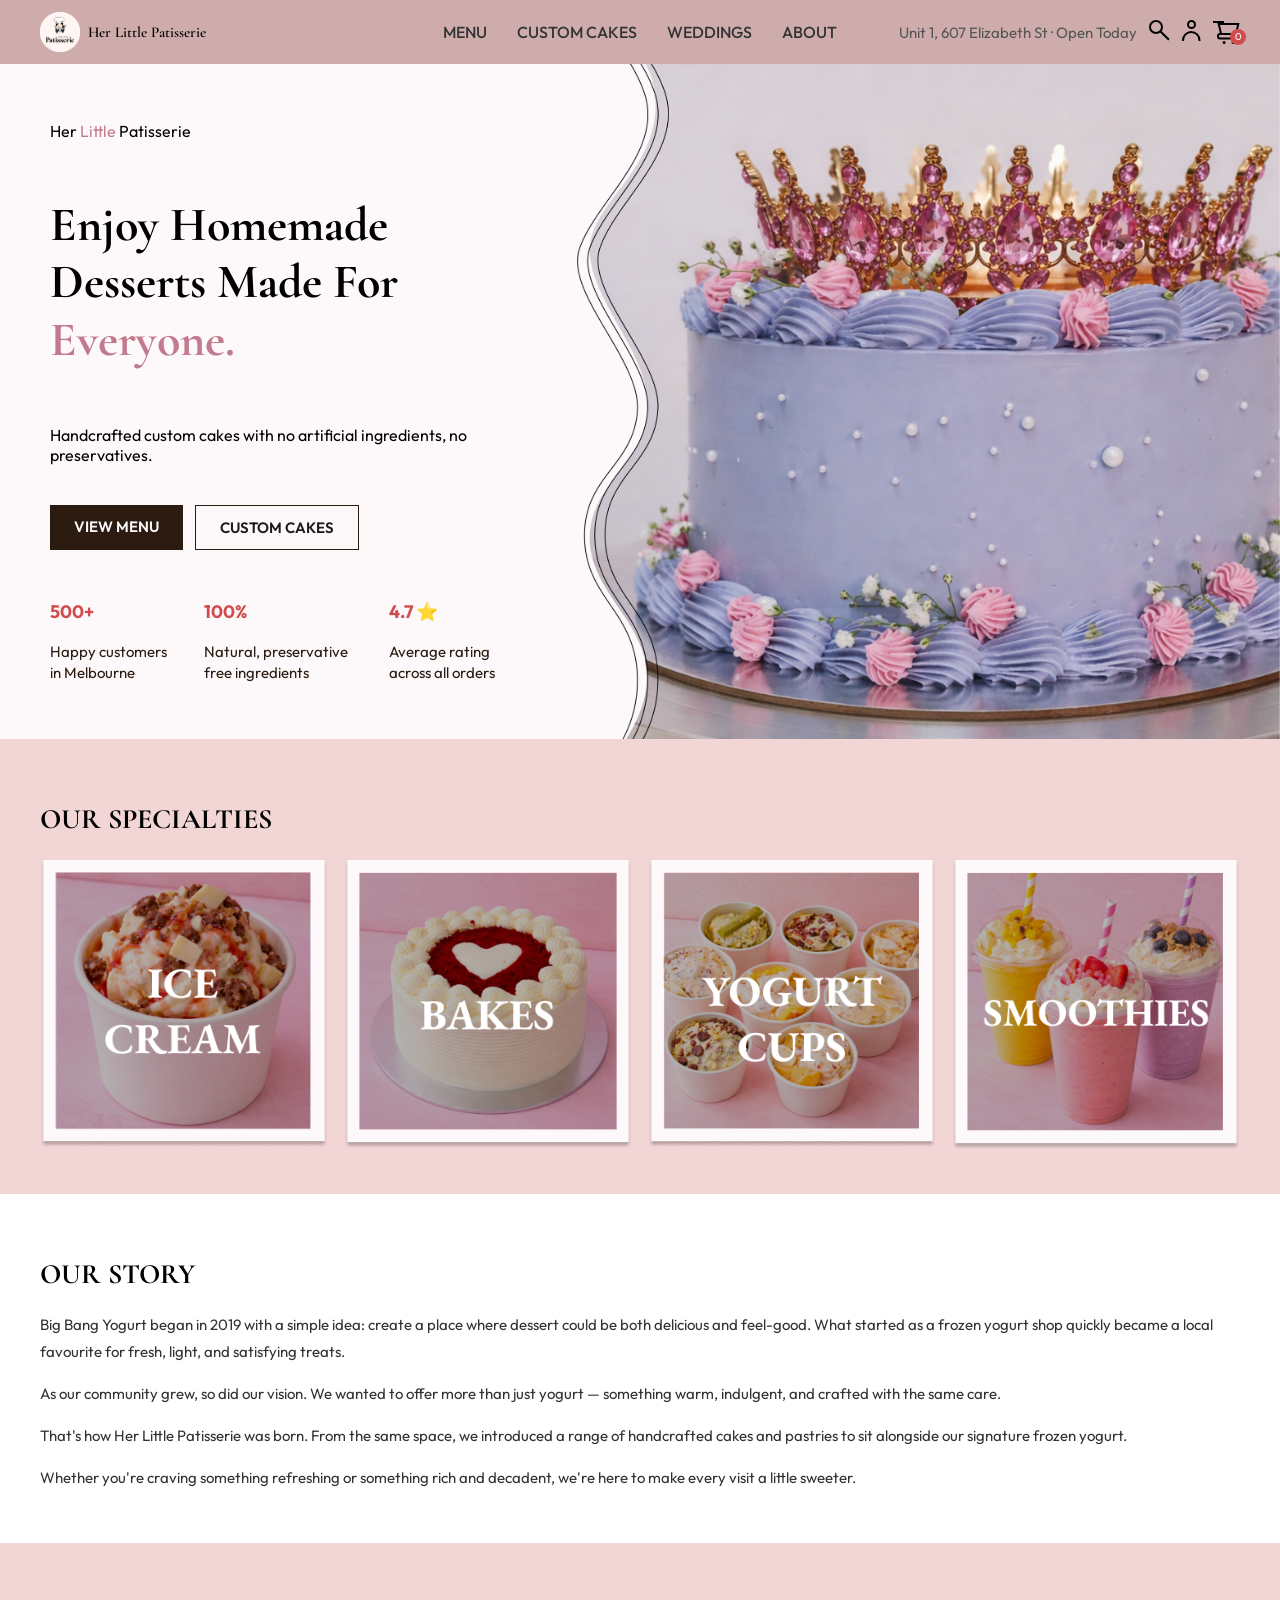
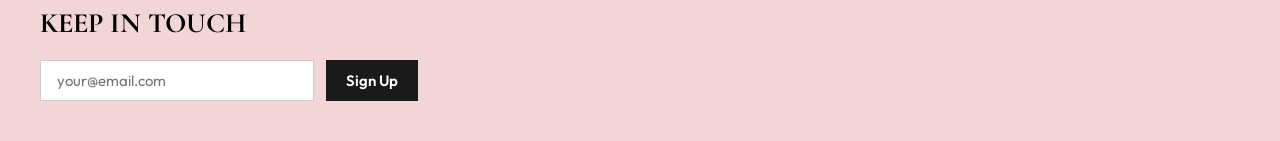
<file: index.html>
<!DOCTYPE html>
<html lang="en">
<head>
    <meta charset="UTF-8">
    <meta name="viewport" content="width=device-width, initial-scale=1.0">
    <title>Her Little Patisserie</title>
    <link href="https://fonts.googleapis.com/css2?family=Cormorant+Garamond:wght@400;600;700;800&family=Outfit:wght@400;500;600;700&display=swap" rel="stylesheet">
    <link rel="stylesheet" href="styles/shared.css">
    <link rel="stylesheet" href="styles/index.css">
</head>
<body>

    <header>
        <button type="button" class="menu-toggle" aria-label="Open menu">☰</button>
        <a href="index.html" class="logo"><img src="assets/Logo.png" alt="Her Little Patisserie"> Her Little Patisserie</a>
        <nav aria-label="Main navigation">
            <a href="product_list.html">MENU</a>
            <a href="#">CUSTOM CAKES</a>
            <a href="#">WEDDINGS</a>
            <a href="#">ABOUT</a>
        </nav>
        <div class="header-right">
            Unit 1, 607 Elizabeth St · Open Today 
            <a href="results.html" aria-label="Search">
                <svg width="21" height="21" viewBox="0 0 21 21" fill="none" xmlns="http://www.w3.org/2000/svg">
                <path d="M11.5001 11.5L19.9321 19.6864" stroke="black" stroke-width="2"/>
                <circle cx="7" cy="7" r="6" stroke="black" stroke-width="2"/>
                </svg>
            </a>
            <a href="#" aria-label="Account">
                <svg width="19" height="21" viewBox="0 0 19 21" fill="none" xmlns="http://www.w3.org/2000/svg">
                <circle cx="9.5" cy="4.5" r="3.5" stroke="black" stroke-width="2"/>
                <path d="M1 21V20.25C1 15.6937 4.69365 12 9.25 12C13.8063 12 17.5 15.6937 17.5 20.25V21" stroke="black" stroke-width="2"/>
                </svg>
            </a>
            <a href="cart.html" class="cart-icon-wrapper" aria-label="View cart">
                <svg width="27" height="23" viewBox="0 0 27 23" fill="none" xmlns="http://www.w3.org/2000/svg">
                <path d="M25.3326 3L22.9196 13.0996H8.11389L5.70081 3H25.3326Z" stroke="black" stroke-width="2"/>
                <line y1="1" x2="11.0834" y2="1" stroke="black" stroke-width="2"/>
                <path d="M8.31243 13H6.98743C5.88286 13 4.98743 13.8954 4.98743 15V15.4C4.98743 16.5046 5.88286 17.4 6.98743 17.4L24.9375 17.4" stroke="black" stroke-width="2"/>
                <circle cx="11.1" cy="21.5" r="1.5" fill="black"/>
                <circle cx="20.1" cy="21.5" r="1.5" fill="black"/>
                </svg>
                <span class="cart-badge" id="cart-badge">0</span>
            </a>
        </div>
    </header>

    <main>

        <section class="hero">

            <div class="hero-text">
                <img src="assets/Logo.png" alt="Her Little Patisserie" class="hero-mobile-logo">
                <p class="hero-label">Her <span class="highlight">Little</span> Patisserie</p>
                <h1>Enjoy Homemade Desserts Made For <span class="highlight-garamond">Everyone.</span></h1>
                <p class="hero-sub">Handcrafted custom cakes with no artificial ingredients, no preservatives.</p>

                <div class="hero-buttons">
                    <a href="product_list.html">VIEW MENU</a>
                    <a href="#">CUSTOM CAKES</a>
                </div>

                <div class="stats desktop-stats">
                    <div class="stat">
                        <p class="stat-number">500+</p>
                        <p class="stat-text">Happy customers in Melbourne</p>
                    </div>
                    <div class="stat">
                        <p class="stat-number">100%</p>
                        <p class="stat-text">Natural, preservative free ingredients</p>
                    </div>
                    <div class="stat">
                        <p class="stat-number">4.7 ⭐</p>
                        <p class="stat-text">Average rating across all orders</p>
                    </div>
                </div>

            </div>

            <div class="hero-image">
                <picture>
                    <source media="(max-width: 390px)" srcset="assets/mobile_cake.png">
                    <img src="assets/cakeswirl.png" alt="Signature cake">
                </picture>
            </div>

        </section>

        <section class="stats-section">
            <p class="stats-label">What Others Say</p>
            <div class="stats">
                <div class="stat">
                    <p class="stat-number">500+</p>
                    <p class="stat-text">Happy customers in Melbourne</p>
                </div>
                <div class="stat">
                    <p class="stat-number">100%</p>
                    <p class="stat-text">Natural, preservative free ingredients</p>
                </div>
                <div class="stat">
                    <p class="stat-number">4.7 ⭐</p>
                    <p class="stat-text">Average rating across all orders</p>
                </div>
            </div>
        </section>

        <section class="specialties">
            <h2>OUR SPECIALTIES</h2>
            <div class="specialties-grid">
                <div class="specialty-card">
                    <img src="assets/ice_cream.png" alt="Ice Cream">
                </div>
                <div class="specialty-card">
                    <img src="assets/bakes.png" alt="Bakes">
                </div>
                <div class="specialty-card">
                    <img src="assets/yoghurt_cups.png" alt="Yogurt Cups">
                </div>
                <div class="specialty-card">
                    <img src="assets/smoothies.png" alt="Smoothies">
                </div>
            </div>
        </section>

        <section class="story">
            <h2>OUR STORY</h2>
            <p>Big Bang Yogurt began in 2019 with a simple idea: create a place where dessert could be both delicious and feel-good. What started as a frozen yogurt shop quickly became a local favourite for fresh, light, and satisfying treats.</p>
            <p>As our community grew, so did our vision. We wanted to offer more than just yogurt — something warm, indulgent, and crafted with the same care.</p>
            <p>That's how Her Little Patisserie was born. From the same space, we introduced a range of handcrafted cakes and pastries to sit alongside our signature frozen yogurt.</p>
            <p>Whether you're craving something refreshing or something rich and decadent, we're here to make every visit a little sweeter.</p>
        </section>

        <section class="newsletter">
            <h2>KEEP IN TOUCH</h2>
            <form>
                <input type="email" placeholder="your@email.com">
                <button type="submit">Sign Up</button>
            </form>
        </section>

    </main>

    <!-- MOBILE NAV OVERLAY -->
    <div class="mobile-nav" id="mobile-nav">
        <button type="button" class="mobile-nav-close" id="mobile-nav-close">✕</button>
        <nav class="mobile-nav-links">
            <a href="index.html">HOME</a>
            <a href="product_list.html">MENU</a>
            <a href="#">CUSTOM CAKES</a>
            <a href="#">WEDDINGS</a>
            <a href="#">ABOUT</a>
        </nav>
    </div>

    <script src="js/shared.js"></script>
</body>
</html>
</file>
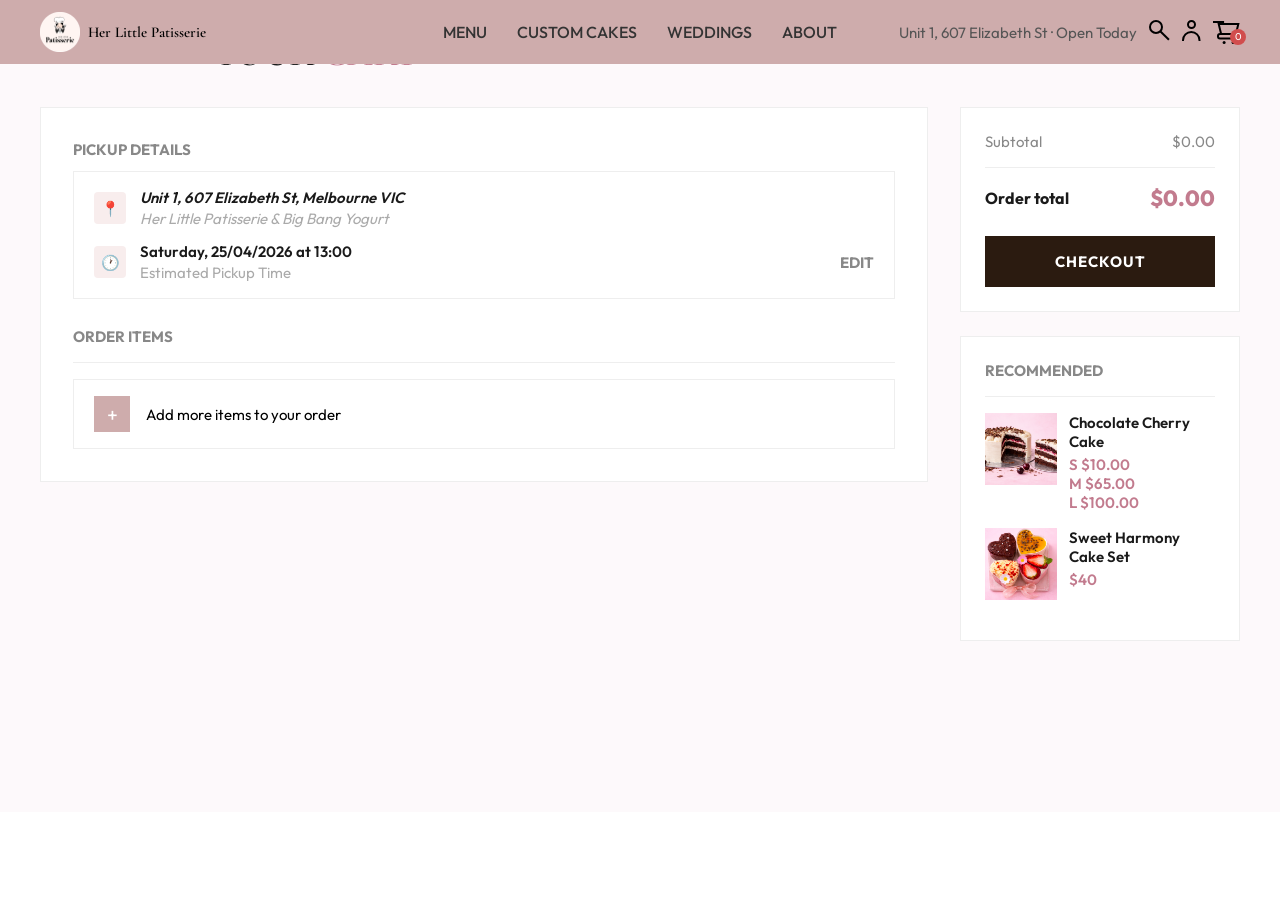
<file: cart.html>
<!DOCTYPE html>
<html lang="en">
<head>
    <meta charset="UTF-8">
    <meta name="viewport" content="width=device-width, initial-scale=1.0">
    <title>Your Cart — Her Little Patisserie</title>
    <link href="https://fonts.googleapis.com/css2?family=Cormorant+Garamond:wght@400;600;700;800&family=Outfit:wght@400;500;600;700&display=swap" rel="stylesheet">
    <link rel="stylesheet" href="styles/shared.css">
    <link rel="stylesheet" href="styles/cart.css">
</head>
<body class="page-cart">

    <header>
        <a href="product_list.html" class="back-btn" aria-label="Go back">←</a>
        <button type="button" class="menu-toggle" aria-label="Open menu">☰</button>
        <a href="index.html" class="logo"><img src="assets/Logo.png" alt="Her Little Patisserie"> Her Little Patisserie</a>
        <nav aria-label="Main navigation">
            <a href="product_list.html">MENU</a>
            <a href="#">CUSTOM CAKES</a>
            <a href="#">WEDDINGS</a>
            <a href="#">ABOUT</a>
        </nav>
        <div class="header-right">
            Unit 1, 607 Elizabeth St · Open Today
            <a href="results.html" aria-label="Search">
                <svg width="21" height="21" viewBox="0 0 21 21" fill="none" xmlns="http://www.w3.org/2000/svg">
                <path d="M11.5001 11.5L19.9321 19.6864" stroke="black" stroke-width="2"/>
                <circle cx="7" cy="7" r="6" stroke="black" stroke-width="2"/>
                </svg>
            </a>
            <a href="#" aria-label="Account">
                <svg width="19" height="21" viewBox="0 0 19 21" fill="none" xmlns="http://www.w3.org/2000/svg">
                <circle cx="9.5" cy="4.5" r="3.5" stroke="black" stroke-width="2"/>
                <path d="M1 21V20.25C1 15.6937 4.69365 12 9.25 12C13.8063 12 17.5 15.6937 17.5 20.25V21" stroke="black" stroke-width="2"/>
                </svg>
            </a>
            <a href="cart.html" class="cart-icon-wrapper" aria-label="View cart">
                <svg width="27" height="23" viewBox="0 0 27 23" fill="none" xmlns="http://www.w3.org/2000/svg">
                <path d="M25.3326 3L22.9196 13.0996H8.11389L5.70081 3H25.3326Z" stroke="black" stroke-width="2"/>
                <line y1="1" x2="11.0834" y2="1" stroke="black" stroke-width="2"/>
                <path d="M8.31243 13H6.98743C5.88286 13 4.98743 13.8954 4.98743 15V15.4C4.98743 16.5046 5.88286 17.4 6.98743 17.4L24.9375 17.4" stroke="black" stroke-width="2"/>
                <circle cx="11.1" cy="21.5" r="1.5" fill="black"/>
                <circle cx="20.1" cy="21.5" r="1.5" fill="black"/>
                </svg>
                <span class="cart-badge" id="cart-badge">0</span>
            </a>
        </div>
    </header>

    <main class="cart-main">

        <div class="cart-header">
            <div class="cart-header-left">
                <a href="product_list.html" class="continue-shopping">← Continue Shopping</a>
                <span class="cart-divider">|</span>
                <h1 class="cart-title">YOUR <span class="highlight-garamond">CART</span></h1>
            </div>
        </div>

        <div class="cart-body">

            <section class="cart-left">

                <p class="cart-section-label">PICKUP DETAILS</p>
                <div class="pickup-box">
                    <div class="pickup-row">
                        <div class="pickup-icon">📍</div>
                        <address class="pickup-text">
                            <p class="pickup-main">Unit 1, 607 Elizabeth St, Melbourne VIC</p>
                            <p class="pickup-sub">Her Little Patisserie &amp; Big Bang Yogurt</p>
                        </address>
                    </div>
                    <div class="pickup-row">
                        <div class="pickup-icon">🕐</div>
                        <div class="pickup-text">
                            <p class="pickup-main">Saturday, 25/04/2026 at 13:00</p>
                            <p class="pickup-sub">Estimated Pickup Time</p>
                        </div>
                        <a href="#" class="pickup-edit">EDIT</a>
                    </div>
                </div>

                <p class="cart-section-label" id="order-items-label">ORDER ITEMS</p>
                <hr class="cart-divider-line">

                <ul id="cart-items-container"></ul>

                <a href="product_list.html" class="cart-add-more">
                    <div class="cart-add-icon" aria-hidden="true">+</div>
                    <span>Add more items to your order</span>
                </a>

            </section>

            <aside class="cart-right">
                <section class="cart-summary">
                    <div class="cart-summary-row">
                        <span class="cart-summary-label">Subtotal</span>
                        <span class="cart-summary-value">$0.00</span>
                    </div>
                    <hr class="cart-divider-line">
                    <div class="cart-summary-row">
                        <span class="cart-total-label">Order total</span>
                        <span class="cart-total-value">$0.00</span>
                    </div>
                    <button type="button" class="cart-checkout-btn" id="checkout-btn">CHECKOUT</button>
                </section>

                <section class="cart-recommended">
                    <p class="cart-section-label">RECOMMENDED</p>
                    <hr class="cart-divider-line">
                    <div class="recommended-card">
                        <img src="assets/choc_cherry.png" alt="Chocolate Cherry Cake">
                        <div class="recommended-info">
                            <p class="recommended-name">Chocolate Cherry Cake</p>
                            <p class="recommended-price">S $10.00</p>
                            <p class="recommended-price">M $65.00</p>
                            <p class="recommended-price">L $100.00</p>
                        </div>
                    </div>
                    <div class="recommended-card">
                        <img src="assets/sweet_harmony.png" alt="Sweet Harmony Cake Set">
                        <div class="recommended-info">
                            <p class="recommended-name">Sweet Harmony Cake Set</p>
                            <p class="recommended-price">$40</p>
                        </div>
                    </div>
                </section>
            </aside>

        </div>

        <div class="cart-mobile-actions">
            <a href="product_list.html" class="cart-back-browsing">Back to Browsing</a>
            <button type="button" class="cart-checkout-mobile" id="checkout-btn-mobile">Checkout</button>
        </div>
    </main>

    <!-- PAYMENT OVERLAY -->
    <form class="payment-overlay" id="payment-overlay" aria-label="Payment details">
        <div class="payment-panel">

            <h2 class="payment-title">PAYMENT DETAILS</h2>
            <hr class="payment-divider">

            <div class="payment-field">
                <label class="payment-label" for="card-name">NAME ON CARD</label>
                <input type="text" id="card-name" class="payment-input" placeholder="John Doe" autocomplete="cc-name" required>
            </div>

            <div class="payment-field">
                <label class="payment-label" for="card-number">CARD NUMBER</label>
                <input type="text" id="card-number" class="payment-input" placeholder="0000 0000 0000 0000" maxlength="19" autocomplete="cc-number" required>
            </div>

            <div class="payment-row">
                <div class="payment-field">
                    <label class="payment-label" for="card-cvv">CVV</label>
                    <input type="text" id="card-cvv" class="payment-input" placeholder="123" maxlength="3" autocomplete="cc-csc" required>
                </div>
                <div class="payment-field">
                    <label class="payment-label" for="card-expiry">EXPIRY DATE</label>
                    <input type="text" id="card-expiry" class="payment-input" placeholder="MM / YY" maxlength="7" autocomplete="cc-exp" required>
                </div>
            </div>

            <div class="payment-field">
                <label class="payment-label" for="billing-address">BILLING ADDRESS</label>
                <input type="text" id="billing-address" class="payment-input" placeholder="Street address" autocomplete="street-address" required>
            </div>

            <div class="payment-row">
                <div class="payment-field">
                    <label class="payment-label" for="billing-state">STATE</label>
                    <input type="text" id="billing-state" class="payment-input" placeholder="VIC" autocomplete="address-level1" required>
                </div>
                <div class="payment-field">
                    <label class="payment-label" for="billing-postcode">POSTCODE</label>
                    <input type="text" id="billing-postcode" class="payment-input" placeholder="3000" maxlength="4" autocomplete="postal-code" required>
                </div>
            </div>

            <button type="submit" class="payment-btn" id="make-payment-btn">MAKE PAYMENT – $0</button>

        </div>
    </form>


    <!-- MOBILE NAV OVERLAY -->
    <div class="mobile-nav" id="mobile-nav">
        <button type="button" class="mobile-nav-close" id="mobile-nav-close">✕</button>
        <nav class="mobile-nav-links">
            <a href="index.html">HOME</a>
            <a href="product_list.html">MENU</a>
            <a href="#">CUSTOM CAKES</a>
            <a href="#">WEDDINGS</a>
            <a href="#">ABOUT</a>
        </nav>
    </div>

    <script src="js/shared.js"></script>
    <script src="js/cart.js"></script>
</body>
</html>
</file>
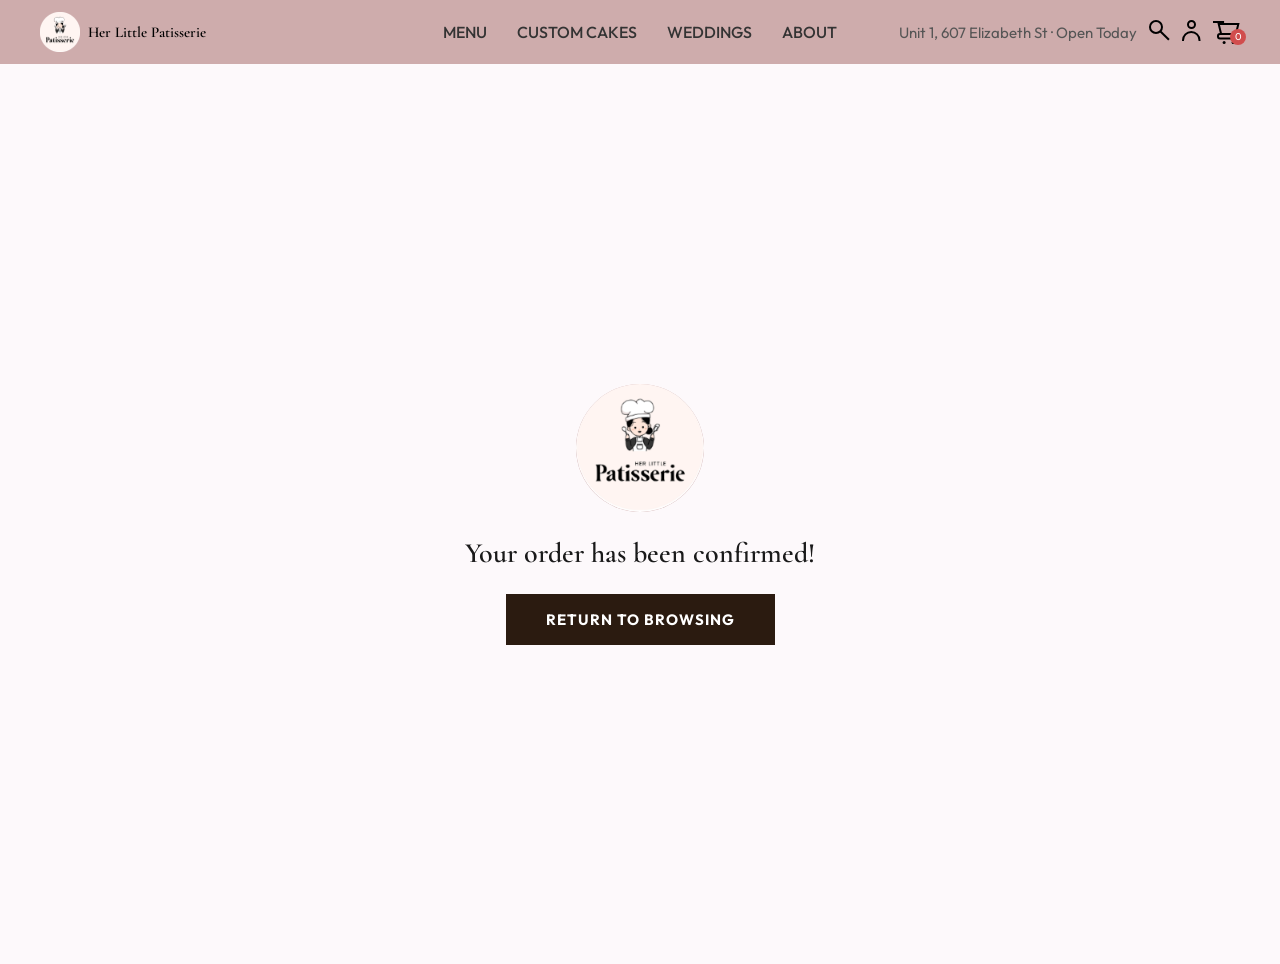
<file: confirmation.html>
<!DOCTYPE html>
<html lang="en">
<head>
    <meta charset="UTF-8">
    <meta name="viewport" content="width=device-width, initial-scale=1.0">
    <title>Order Confirmed — Her Little Patisserie</title>
    <link href="https://fonts.googleapis.com/css2?family=Cormorant+Garamond:wght@400;600;700;800&family=Outfit:wght@400;500;600;700&display=swap" rel="stylesheet">
    <link rel="stylesheet" href="styles/shared.css">
    <link rel="stylesheet" href="styles/confirmation.css">
</head>
<body>

    <header>
        <button type="button" class="menu-toggle" aria-label="Open menu">☰</button>
        <a href="index.html" class="logo"><img src="assets/Logo.png" alt="Her Little Patisserie"> Her Little Patisserie</a>
        <nav aria-label="Main navigation">
            <a href="product_list.html">MENU</a>
            <a href="#">CUSTOM CAKES</a>
            <a href="#">WEDDINGS</a>
            <a href="#">ABOUT</a>
        </nav>
        <div class="header-right">
            Unit 1, 607 Elizabeth St · Open Today
            <a href="results.html" aria-label="Search">
                <svg width="21" height="21" viewBox="0 0 21 21" fill="none" xmlns="http://www.w3.org/2000/svg">
                <path d="M11.5001 11.5L19.9321 19.6864" stroke="black" stroke-width="2"/>
                <circle cx="7" cy="7" r="6" stroke="black" stroke-width="2"/>
                </svg>
            </a>
            <a href="#" aria-label="Account">
                <svg width="19" height="21" viewBox="0 0 19 21" fill="none" xmlns="http://www.w3.org/2000/svg">
                <circle cx="9.5" cy="4.5" r="3.5" stroke="black" stroke-width="2"/>
                <path d="M1 21V20.25C1 15.6937 4.69365 12 9.25 12C13.8063 12 17.5 15.6937 17.5 20.25V21" stroke="black" stroke-width="2"/>
                </svg>
            </a>
            <a href="cart.html" class="cart-icon-wrapper" aria-label="View cart">
                <svg width="27" height="23" viewBox="0 0 27 23" fill="none" xmlns="http://www.w3.org/2000/svg">
                <path d="M25.3326 3L22.9196 13.0996H8.11389L5.70081 3H25.3326Z" stroke="black" stroke-width="2"/>
                <line y1="1" x2="11.0834" y2="1" stroke="black" stroke-width="2"/>
                <path d="M8.31243 13H6.98743C5.88286 13 4.98743 13.8954 4.98743 15V15.4C4.98743 16.5046 5.88286 17.4 6.98743 17.4L24.9375 17.4" stroke="black" stroke-width="2"/>
                <circle cx="11.1" cy="21.5" r="1.5" fill="black"/>
                <circle cx="20.1" cy="21.5" r="1.5" fill="black"/>
                </svg>
                <span class="cart-badge" id="cart-badge">0</span>
            </a>
        </div>
    </header>

    <main class="confirmation-main">
        <div class="confirmation-content">
            <div class="confirmation-logo"><img src="assets/Logo.png" alt="Her Little Patisserie"></div>
            <p class="confirmation-message">Your order has been confirmed!</p>
            <a href="product_list.html" class="confirmation-btn">RETURN TO BROWSING</a>
        </div>
    </main>


    <!-- MOBILE NAV OVERLAY -->
    <div class="mobile-nav" id="mobile-nav">
        <button type="button" class="mobile-nav-close" id="mobile-nav-close">✕</button>
        <nav class="mobile-nav-links">
            <a href="index.html">HOME</a>
            <a href="product_list.html">MENU</a>
            <a href="#">CUSTOM CAKES</a>
            <a href="#">WEDDINGS</a>
            <a href="#">ABOUT</a>
        </nav>
    </div>

    <script src="js/shared.js"></script>
    <script src="js/confirmation.js"></script>
</body>
</html>
</file>
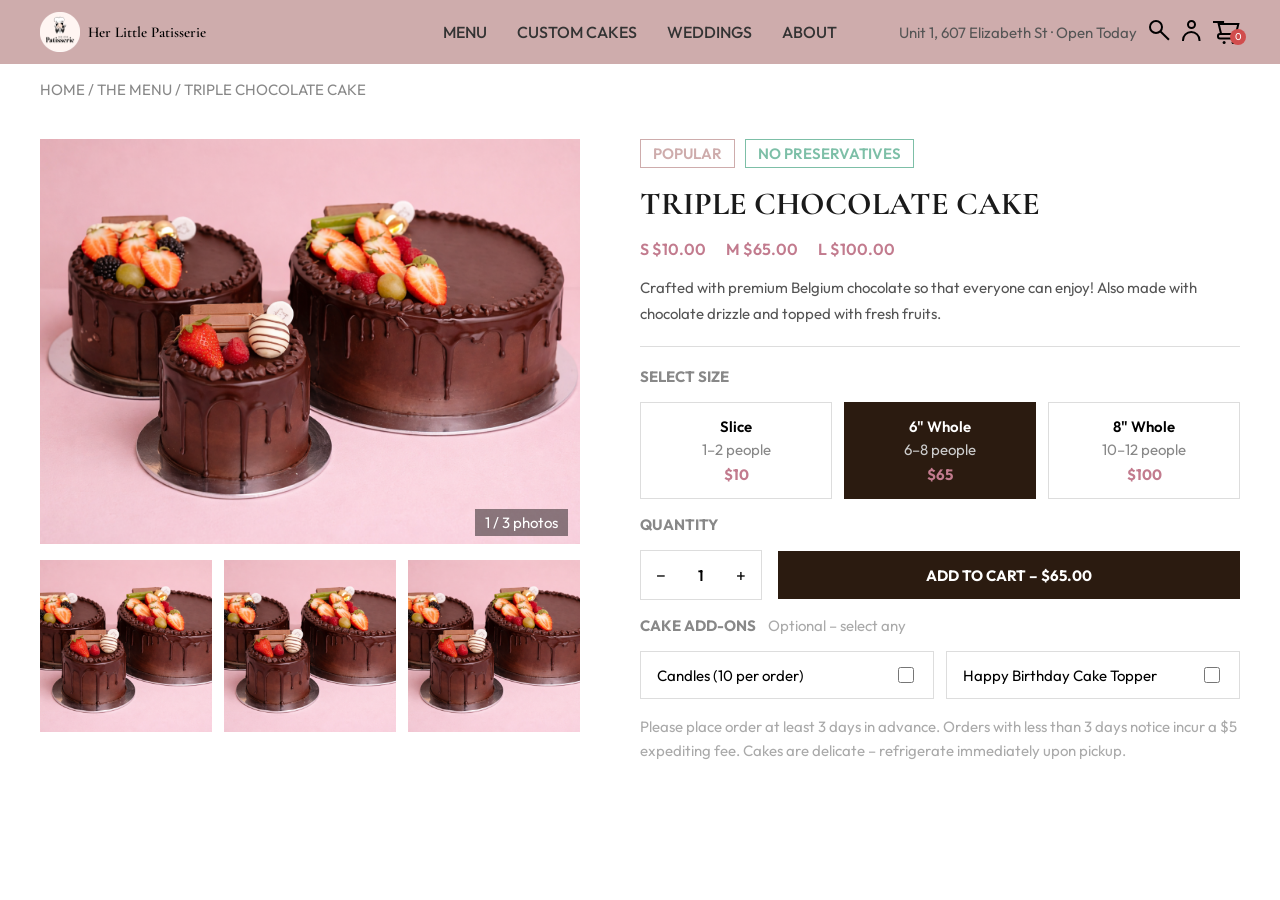
<file: product_detail.html>
<!DOCTYPE html>
<html lang="en">
<head>
    <meta charset="UTF-8">
    <meta name="viewport" content="width=device-width, initial-scale=1.0">
    <title>Triple Chocolate Cake — Her Little Patisserie</title>
    <link href="https://fonts.googleapis.com/css2?family=Cormorant+Garamond:wght@400;600;700;800&family=Outfit:wght@400;500;600;700&display=swap" rel="stylesheet">
    <link rel="stylesheet" href="styles/shared.css">
    <link rel="stylesheet" href="styles/product_detail.css">
</head>
<body>

    <header>
        <a href="product_list.html" class="back-btn" aria-label="Go back">←</a>
        <button type="button" class="menu-toggle" aria-label="Open menu">☰</button>
        <a href="index.html" class="logo"><img src="assets/Logo.png" alt="Her Little Patisserie"> Her Little Patisserie</a>
        <nav aria-label="Main navigation">
            <a href="product_list.html">MENU</a>
            <a href="#">CUSTOM CAKES</a>
            <a href="#">WEDDINGS</a>
            <a href="#">ABOUT</a>
        </nav>
        <div class="header-right">
            Unit 1, 607 Elizabeth St · Open Today
            <a href="results.html" aria-label="Search">
                <svg width="21" height="21" viewBox="0 0 21 21" fill="none" xmlns="http://www.w3.org/2000/svg">
                <path d="M11.5001 11.5L19.9321 19.6864" stroke="black" stroke-width="2"/>
                <circle cx="7" cy="7" r="6" stroke="black" stroke-width="2"/>
                </svg>
            </a>
            <a href="#" aria-label="Account">
                <svg width="19" height="21" viewBox="0 0 19 21" fill="none" xmlns="http://www.w3.org/2000/svg">
                <circle cx="9.5" cy="4.5" r="3.5" stroke="black" stroke-width="2"/>
                <path d="M1 21V20.25C1 15.6937 4.69365 12 9.25 12C13.8063 12 17.5 15.6937 17.5 20.25V21" stroke="black" stroke-width="2"/>
                </svg>
            </a>
            <a href="cart.html" class="cart-icon-wrapper" aria-label="View cart">
                <svg width="27" height="23" viewBox="0 0 27 23" fill="none" xmlns="http://www.w3.org/2000/svg">
                <path d="M25.3326 3L22.9196 13.0996H8.11389L5.70081 3H25.3326Z" stroke="black" stroke-width="2"/>
                <line y1="1" x2="11.0834" y2="1" stroke="black" stroke-width="2"/>
                <path d="M8.31243 13H6.98743C5.88286 13 4.98743 13.8954 4.98743 15V15.4C4.98743 16.5046 5.88286 17.4 6.98743 17.4L24.9375 17.4" stroke="black" stroke-width="2"/>
                <circle cx="11.1" cy="21.5" r="1.5" fill="black"/>
                <circle cx="20.1" cy="21.5" r="1.5" fill="black"/>
                </svg>
                <span class="cart-badge" id="cart-badge">0</span>
            </a>
        </div>
    </header>

    <main>

        <nav aria-label="Breadcrumb" class="breadcrumb">
            <a href="index.html">HOME</a> / <a href="product_list.html">THE MENU</a> / <span id="breadcrumb-name">TRIPLE CHOCOLATE CAKE</span>
        </nav>

        <section class="product-detail">

            <!-- LEFT: IMAGE GALLERY -->
            <figure class="product-gallery">
                <div class="product-main-image">
                    <img id="product-main-img" src="assets/choc_cake.png" alt="Triple Chocolate Cake">
                    <span class="photo-counter">1 / 3 photos</span>
                </div>
                <ul class="product-thumbnails">
                    <li><img class="product-thumb" src="assets/choc_cake.png" alt="View 1"></li>
                    <li><img class="product-thumb" src="assets/choc_cake.png" alt="View 2"></li>
                    <li><img class="product-thumb" src="assets/choc_cake.png" alt="View 3"></li>
                </ul>
            </figure>

            <!-- RIGHT: PRODUCT INFO -->
            <article class="product-info">

                <ul class="product-tags">
                    <li class="tag tag-popular">POPULAR</li>
                    <li class="tag tag-preservatives">NO PRESERVATIVES</li>
                </ul>

                <h1 id="product-name" class="product-name">TRIPLE CHOCOLATE CAKE</h1>
                <p class="product-price-range" id="product-price-range"></p>
                <div id="product-prices-detail" class="product-prices-detail">
                    <span>S $10.00</span>
                    <span>M $65.00</span>
                    <span>L $100.00</span>
                </div>

                <p id="product-description" class="product-description">Crafted with premium Belgium chocolate so that everyone can enjoy! Also made with chocolate drizzle and topped with fresh fruits.</p>

                <hr class="product-divider">

                <p class="section-label">SELECT SIZE</p>
                <div id="size-options" class="size-options">
                    <div class="size-card">
                        <p class="size-name">Slice</p>
                        <p class="size-serves">1–2 people</p>
                        <p class="size-price">$10</p>
                    </div>
                    <div class="size-card selected">
                        <p class="size-name">6" Whole</p>
                        <p class="size-serves">6–8 people</p>
                        <p class="size-price">$65</p>
                    </div>
                    <div class="size-card">
                        <p class="size-name">8" Whole</p>
                        <p class="size-serves">10–12 people</p>
                        <p class="size-price">$100</p>
                    </div>
                </div>

                <p class="section-label">QUANTITY</p>
                <div class="cart-row">
                    <div class="quantity-selector">
                        <button type="button" class="qty-btn" aria-label="Decrease quantity">−</button>
                        <span class="qty-value" aria-live="polite">1</span>
                        <button type="button" class="qty-btn" aria-label="Increase quantity">+</button>
                    </div>
                    <button id="add-to-cart-btn" type="button" class="add-to-cart-btn">ADD TO CART – $65.00</button>
                </div>

                <div class="addons-header">
                    <p class="section-label">CAKE ADD-ONS</p>
                    <span class="addons-optional">Optional – select any</span>
                </div>
                <div class="addons-options">
                    <label class="addon-item">
                        <span>Candles (10 per order)</span>
                        <input type="checkbox">
                    </label>
                    <label class="addon-item">
                        <span>Happy Birthday Cake Topper</span>
                        <input type="checkbox">
                    </label>
                </div>

                <p class="product-disclaimer">Please place order at least 3 days in advance. Orders with less than 3 days notice incur a $5 expediting fee. Cakes are delicate – refrigerate immediately upon pickup.</p>

            </article>
        </section>

    </main>


    <!-- MOBILE NAV OVERLAY -->
    <div class="mobile-nav" id="mobile-nav">
        <button type="button" class="mobile-nav-close" id="mobile-nav-close">✕</button>
        <nav class="mobile-nav-links">
            <a href="index.html">HOME</a>
            <a href="product_list.html">MENU</a>
            <a href="#">CUSTOM CAKES</a>
            <a href="#">WEDDINGS</a>
            <a href="#">ABOUT</a>
        </nav>
    </div>

    <script src="js/shared.js"></script>
    <script src="js/product_detail.js"></script>
</body>
</html>
</file>
<file: styles/shared.css>
html {
    overflow-x: hidden;
}

body {
    margin: 0;
}

/* FONTS */
* {
    font-family: 'Outfit', sans-serif;
}

h1, h2, .menu-title, .cart-title {
    font-family: 'Cormorant Garamond', serif;
}

/* HEADER */
body > header {
    background-color: #CEACAC;
    padding: 0.75rem 2.5rem;
    position: fixed;
    top: 0;
    left: 0;
    right: 0;
    z-index: 100;
    display: flex;
    align-items: center;
    justify-content: space-between;
}

body > main {
    padding-top: 4rem;
}

.logo {
    display: flex;
    align-items: center;
    gap: 0.5rem;
    font-size: 0.9375rem;
    font-weight: 600;
    font-family: 'Cormorant Garamond', serif;
    text-decoration: none;
    color: inherit;
}

.logo img {
    height: 2.5rem;
    width: auto;
}

body > header nav {
    position: absolute;
    left: 50%;
    transform: translateX(-50%);
    display: flex;
    gap: 1.875rem;
}

body > header nav a {
    text-decoration: none;
    color: #333;
    font-size: 1rem;
    font-weight: 500;
}

.header-right {
    font-size: 0.9375rem;
    color: #555;
    display: flex;
    align-items: center;
    gap: 0.75rem;
}

.header-right a {
    text-decoration: none;
}

.header-right img {
    width: 1rem;
    height: 1rem;
}

/* CART BADGE */
.cart-icon-wrapper {
    position: relative;
    display: inline-flex;
}

.cart-badge {
    position: absolute;
    top: 0.5rem;
    right: -0.375rem;
    background-color: #D14D4D;
    color: white;
    border-radius: 50%;
    width: 1rem;
    height: 1rem;
    font-size: 0.625rem;
    display: flex;
    align-items: center;
    justify-content: center;
}

/* BREADCRUMB — shared across product list + detail */
.breadcrumb {
    padding: 1rem 2.5rem;
    font-size: 0.9375rem;
    color: #888;
}

.breadcrumb a {
    text-decoration: none;
    color: #888;
}

/* SHARED HIGHLIGHT CLASSES */
.highlight {
    color: #C27B8E;
}

.highlight-garamond {
    color: #C27B8E;
    font-family: 'Cormorant Garamond', serif;
}

.cta-mobile {
    display: none;
}

/* MOBILE NAV OVERLAY */
.mobile-nav {
    display: none;
    position: fixed;
    top: 0;
    left: 0;
    width: 100%;
    height: 100%;
    background-color: #f2d6d6;
    z-index: 999;
    flex-direction: column;
    align-items: center;
    justify-content: center;
    gap: 2rem;
}

.mobile-nav.open {
    display: flex;
}

.mobile-nav-close {
    position: absolute;
    top: 1.25rem;
    right: 1.25rem;
    background: none;
    border: none;
    font-size: 1.5rem;
    cursor: pointer;
    color: #333;
}

.mobile-nav-links {
    display: flex;
    flex-direction: column;
    align-items: center;
    gap: 2rem;
}

.mobile-nav-links a {
    text-decoration: none;
    color: #1a1a1a;
    font-size: 1.25rem;
    font-weight: 600;
    letter-spacing: 0.05em;
}

/* Hamburger — hidden on desktop */
.menu-toggle {
    display: none;
    background: none;
    border: none;
    font-size: 1.5rem;
    cursor: pointer;
    color: #333;
    padding: 0;
    line-height: 1;
}

@media (max-width: 24.375rem) {

    /* HEADER */
    body > header {
        padding: 0.875rem 1.25rem;
    }

    /* Show hamburger, hide nav */
    .menu-toggle {
        display: block;
    }

    /* Logo centered in header — icon only */
    .logo {
        position: absolute;
        left: 50%;
        transform: translateX(-50%);
        font-size: 0;
    }

    .logo img {
        height: 2rem;
        display: block;
    }

    body > header nav {
        display: none;
    }

    /* Header right: hide address text, show only search + cart */
    .header-right {
        font-size: 0;
        gap: 0.75rem;
    }

    .header-right > span,
    .header-right > p {
        display: none;
    }

    /* CART BADGE */
    .cart-badge {
        background-color: #D14D4D;
    }

    /* BREADCRUMB */
    .breadcrumb {
        padding: 0.75rem 1.25rem;
        font-size: 0.8125rem;
    }

    /* MOBILE CTA */
    .cta-mobile {
        display: flex;
        position: fixed;
        bottom: 5%;
        left: 50%;
        transform: translateX(-50%);
        z-index: 100;
    }
}
</file>
<file: styles/index.css>
/* HERO */
.hero {
    display: flex;
    height: 75vh;
}

.hero-text {
    background-color: #FDF9FB;
    width: 40%;
    padding: 3.75rem 3.125rem;
    display: flex;
    flex-direction: column;
    justify-content: center;
}

.hero-text h1 {
    font-size: 3rem;
    line-height: 1.2;
}

.hero-image {
    width: 60%;
    overflow: hidden;
    background-color: #FDF9FB;
}

/* Mobile logo — hidden on desktop */
.hero-mobile-logo {
    display: none;
}

.hero-image picture {
    display: block;
    width: 100%;
    height: 100%;
}

.hero-image img {
    width: 100%;
    height: 100%;
    object-fit: cover;
    object-position: left;
}

/* HERO BUTTONS */
.hero-buttons {
    display: flex;
    gap: 0.75rem;
    margin-top: 1.5rem;
    margin-bottom: 2rem;
}

.hero-buttons a {
    padding: 0.75rem 1.5rem;
    font-size: 0.9375rem;
    font-weight: 600;
    text-decoration: none;
}

.hero-buttons a:first-child {
    background-color: #2b1b10;
    color: #FDF9FB;
}

.hero-buttons a:first-child:hover {
    background-color: #BB6B33;
}

.hero-buttons a:last-child {
    background-color: transparent;
    color: #1a1a1a;
    border: 0.0625rem solid #2b1b10;
}

.hero-buttons a:last-child:hover {
    background-color: #2b1b10;
    color: white;
    border-color: #2b1b10;
}

/* STATS SECTION — hidden on desktop, shown on mobile */
.stats-section {
    display: none;
}

.stats-label {
    font-size: 1.75rem;
    font-weight: 800;
    margin-bottom: 1rem;
    font-family: 'Cormorant Garamond', serif;
    text-transform: uppercase;
}

/* STATS */
.stats {
    display: flex;
    gap: 1.5rem;
}

.stat-number {
    font-size: 1.125rem;
    font-weight: 700;
    color: #D14D4D;
}

.stat-text {
    font-size: 0.9375rem;
    color: #2b1b10;
    margin-top: 0.25rem;
    line-height: 1.4;
}

/* OUR SPECIALITIES */
.specialties {
    background-color: #f2d6d6;
    padding: 2.5rem;
}

.specialties h2 {
    font-size: 1.75rem;
    font-weight: 800;
    margin-bottom: 1.5rem;
}

.specialties-grid {
    display: flex;
    gap: 1rem;
}

.specialty-card {
    flex: 1;
    position: relative;
}

.specialty-card img {
    width: 100%;
    height: auto;
    object-fit: contain;
}

.specialty-card p {
    position: absolute;
    bottom: 1rem;
    left: 0;
    right: 0;
    text-align: center;
    color: white;
    font-weight: 700;
    font-size: 1rem;
}

/* OUR STORY */
.story {
    padding: 2.5rem;
}

.story h2 {
    font-size: 1.75rem;
    font-weight: 800;
    margin-bottom: 1.25rem;
}

.story p {
    font-size: 0.9375rem;
    line-height: 1.8;
    color: #333;
    margin-bottom: 0.75rem;
}

/* KEEP IN TOUCH */
.newsletter {
    background-color: #f2d6d6;
    padding: 2.5rem;
}

.newsletter h2 {
    font-size: 1.75rem;
    font-weight: 800;
    margin-bottom: 1.25rem;
}

.newsletter form {
    display: flex;
    gap: 0.75rem;
}

.newsletter input {
    padding: 0.625rem 1rem;
    border: 0.0625rem solid #ccc;
    font-size: 0.9375rem;
    width: 15rem;
}

.newsletter button {
    padding: 0.625rem 1.25rem;
    background-color: #1a1a1a;
    color: white;
    font-size: 0.9375rem;
    font-weight: 600;
    border: none;
    cursor: pointer;
}
@media (max-width: 24.375rem) {

    /* HERO — text left, image pinned to right edge */
    .hero {
        position: relative;
        height: auto;
        min-height: 90vw;
    }

    .hero-text {
        width: 54%;
        box-sizing: border-box;
        padding: 0.75rem 0.75rem 1.5rem 1.25rem;
        justify-content: flex-start;
        position: relative;
        z-index: 1;
    }

    .hero-text h1 {
        font-size: 1.75rem;
        line-height: 1.15;
    }

    .hero-label {
        margin-top: 0;
    }

    .hero-image {
        position: absolute;
        top: 0;
        right: 0;
        width: 46%;
        height: 100%;
        z-index: 2;
    }

    .hero-image picture {
        display: block;
        width: 100%;
        height: 100%;
    }

    .hero-image img {
        object-position: left top;
    }

    .hero-mobile-logo {
        display: none;
    }

    .desktop-stats {
        display: none;
    }

    .hero-text h1 {
        font-size: 2.25rem;
    }

    .hero-buttons {
        flex-direction: column;
        gap: 0.75rem;
        margin-bottom: 1.5rem;
    }

    .hero-buttons a {
        text-align: center;
        padding: 0.875rem 1.25rem;
    }

    /* STATS SECTION — visible on mobile */
    .stats-section {
        display: block;
        background-color: #f2d6d6;
        padding: 1.25rem;
        margin-top: 0;
    }

    .hero {
        margin-bottom: 0;
    }

    .stats-label {
        font-size: 1.25rem;
        font-weight: 800;
        margin-bottom: 0.75rem;
        color: #1a1a1a;
    }

    .stats {
        gap: 0.5rem;
    }

    .stat {
        flex: 1;
        background-color: white;
        padding: 0.875rem 0.5rem;
        text-align: center;
    }

    .stat-number {
        font-size: 1rem;
    }

    .stat-text {
        font-size: 0.75rem;
    }

    /* SPECIALTIES — 2x2 grid */
    .specialties {
        padding: 1.5rem 1.25rem;
    }

    .specialties h2 {
        font-size: 1.25rem;
        margin-bottom: 1rem;
    }

    .specialties-grid {
        display: grid;
        grid-template-columns: 1fr 1fr;
        gap: 0.75rem;
    }

    /* STORY */
    .story {
        padding: 1.5rem 1.25rem;
    }

    .story h2 {
        font-size: 1.25rem;
    }

    /* NEWSLETTER */
    .newsletter {
        padding: 1.5rem 1.25rem;
    }

    .newsletter h2 {
        font-size: 1.25rem;
    }

    .newsletter form {
        flex-direction: column;
        gap: 0.75rem;
    }

    .newsletter input {
        width: 100%;
        box-sizing: border-box;
    }

    .newsletter button {
        width: 100%;
        padding: 0.875rem;
    }
}
</file>
<file: styles/cart.css>
/* ========================
   CART PAGE
   ======================== */

/* Hide header back-btn on desktop — Continue Shopping link exists in main content */
.back-btn {
    display: none;
}


/* RESET LIST STYLES */
#cart-items-container {
    list-style: none;
    padding: 0;
    margin: 0;
}

.cart-main {
    padding: 2rem 2.5rem 3.75rem;
    background-color: #fdf9fb;
    min-height: 80vh;
}

/* CART HEADER */
.cart-header {
    display: flex;
    align-items: center;
    justify-content: space-between;
    margin-bottom: 2rem;
}

.cart-header-left {
    display: flex;
    align-items: center;
    gap: 1rem;
}

.continue-shopping {
    font-size: 0.9375rem;
    color: #888;
    text-decoration: none;
}

.cart-divider {
    color: #ccc;
    font-size: 1.25rem;
}

.cart-title {
    font-size: 2.25rem;
    font-weight: 800;
    color: #1a1a1a;
    margin: 0;
}

.cart-item-count {
    font-size: 0.9375rem;
    color: #888;
}

/* CART BODY: TWO COLUMNS */
.cart-body {
    display: flex;
    gap: 2rem;
    align-items: flex-start;
}

.cart-left {
    flex: 1;
    background-color: white;
    padding: 2rem;
    border: 0.0625rem solid #eee;
}

.cart-right {
    width: 17.5rem;
    flex-shrink: 0;
    display: flex;
    flex-direction: column;
    gap: 1.5rem;
}

/* SECTION LABELS */
.cart-section-label {
    font-size: 0.9375rem;
    font-weight: 700;
    color: #888;
    margin: 0 0 0.75rem;
}

.cart-divider-line {
    border: none;
    border-top: 0.0625rem solid #eee;
    margin: 1rem 0;
}

/* PICKUP BOX */
.pickup-box {
    border: 0.0625rem solid #eee;
    padding: 1rem 1.25rem;
    margin-bottom: 1.75rem;
    display: flex;
    flex-direction: column;
    gap: 0.875rem;
}

.pickup-row {
    display: flex;
    align-items: center;
    gap: 0.875rem;
}

.pickup-icon {
    width: 2rem;
    height: 2rem;
    border-radius: 0.25rem;
    display: flex;
    align-items: center;
    justify-content: center;
    font-size: 0.9375rem;
    flex-shrink: 0;
    background-color: #f8eded;
}

.pickup-text {
    flex: 1;
}

.pickup-main {
    font-size: 0.9375rem;
    font-weight: 600;
    color: #1a1a1a;
    margin: 0;
}

.pickup-sub {
    font-size: 0.9375rem;
    color: #aaa;
    margin: 0.125rem 0 0;
}

.pickup-edit {
    font-size: 0.9375rem;
    font-weight: 700;
    color: #888;
    text-decoration: none;
}

/* CART ITEMS */
.cart-item {
    display: flex;
    align-items: flex-start;
    gap: 1.25rem;
    padding: 1rem 0;
}

.cart-item-img {
    width: 6.25rem;
    height: 6.25rem;
    object-fit: cover;
    flex-shrink: 0;
    background-color: #f8eded;
}

.cart-item-info {
    flex: 1;
}

.cart-item-name {
    font-size: 1rem;
    font-weight: 600;
    color: #1a1a1a;
    margin: 0 0 0.25rem;
}

.cart-item-size {
    font-size: 0.9375rem;
    color: #888;
    margin: 0 0 0.75rem;
}

.cart-item-controls {
    display: flex;
    align-items: center;
    gap: 1rem;
}

.cart-qty {
    display: flex;
    align-items: center;
    border: 0.0625rem solid #ddd;
}

.cart-qty-btn {
    width: 2rem;
    height: 2rem;
    background: none;
    border: none;
    font-size: 1rem;
    cursor: pointer;
    color: #1a1a1a;
}

.cart-qty span {
    width: 2rem;
    text-align: center;
    font-size: 0.9375rem;
    font-weight: 600;
}

.cart-remove {
    font-size: 0.9375rem;
    color: #888;
    text-decoration: underline;
    cursor: pointer;
    background: none;
    border: none;
    padding: 0;
    font-family: inherit;
}

.cart-remove:hover {
    color: #333;
}

.cart-item-price {
    font-size: 1rem;
    font-weight: 700;
    color: #C27B8E;
    margin: 0;
    white-space: nowrap;
}

/* ADD MORE ITEMS */
.cart-add-more {
    display: flex;
    align-items: center;
    gap: 1rem;
    border: 0.0625rem solid #eee;
    padding: 1rem 1.25rem;
    margin-top: 0.5rem;
    cursor: pointer;
    font-size: 0.9375rem;
    color: inherit;
    text-decoration: none;
}

.cart-add-icon {
    width: 2.25rem;
    height: 2.25rem;
    background-color: #CEACAC;
    color: white;
    font-size: 1.25rem;
    display: flex;
    align-items: center;
    justify-content: center;
    flex-shrink: 0;
    transition: background-color 0.2s;
}

.cart-add-more:hover .cart-add-icon {
    background-color: #D14D4D;
}

/* ORDER SUMMARY */
.cart-summary {
    background-color: white;
    border: 0.0625rem solid #eee;
    padding: 1.5rem;
}

.cart-summary-row {
    display: flex;
    justify-content: space-between;
    align-items: center;
    margin-bottom: 0.5rem;
}

.cart-summary-label {
    font-size: 0.9375rem;
    color: #888;
}

.cart-summary-value {
    font-size: 0.9375rem;
    color: #888;
}

.cart-total-label {
    font-size: 1rem;
    font-weight: 700;
    color: #1a1a1a;
}

.cart-total-value {
    font-size: 1.375rem;
    font-weight: 800;
    color: #C27B8E;
}

.cart-checkout-btn {
    width: 100%;
    padding: 1rem;
    background-color: #2b1b10;
    color: white;
    border: none;
    font-size: 0.9375rem;
    font-weight: 700;
    cursor: pointer;
    margin-top: 1rem;
    letter-spacing: 0.0625rem;
}

.cart-checkout-btn:hover {
    background-color: #BB6B33;
}

/* RECOMMENDED */
.cart-recommended {
    background-color: white;
    border: 0.0625rem solid #eee;
    padding: 1.5rem;
}

.recommended-card {
    display: flex;
    gap: 0.75rem;
    margin-bottom: 1rem;
}

.recommended-card img {
    width: 4.5rem;
    height: 4.5rem;
    object-fit: cover;
    flex-shrink: 0;
    background-color: #f8eded;
}

.recommended-info {
    flex: 1;
}

.recommended-name {
    font-size: 0.9375rem;
    font-weight: 600;
    color: #1a1a1a;
    margin: 0 0 0.25rem;
}

.recommended-price {
    font-size: 0.9375rem;
    color: #C27B8E;
    font-weight: 600;
    margin: 0;
}

/* ========================
   PAYMENT OVERLAY
   ======================== */

.payment-overlay {
    display: none;
    position: fixed;
    top: 0;
    left: 0;
    width: 100%;
    height: 100%;
    background-color: rgba(0, 0, 0, 0.4);
    z-index: 1000;
    justify-content: center;
    align-items: center;
}

.payment-overlay.active {
    display: flex;
}

.payment-panel {
    background-color: #CEACAC;
    width: 80%;
    max-width: 53.75rem;
    max-height: 90vh;
    overflow-y: auto;
    padding: 1.25rem 3.75rem 3rem;
    box-sizing: border-box;
    display: flex;
    flex-direction: column;
    gap: 1.25rem;
}

.payment-title {
    font-family: 'Cormorant Garamond', serif;
    font-size: 2.5rem;
    font-weight: 800;
    color: #1a1a1a;
    margin: 0;
}

.payment-divider {
    border: none;
    border-top: 0.0625rem solid #c4a0a0;
    margin: 0;
    background-color: transparent;
}

.payment-field {
    display: flex;
    flex-direction: column;
    gap: 0.5rem;
    flex: 1;
}

.payment-label {
    font-size: 0.9375rem;
    font-weight: 700;
    color: #2b1b10;
}

.payment-input {
    padding: 0.875rem 1rem;
    border: none;
    background-color: white;
    font-size: 0.9375rem;
    font-family: 'Outfit', sans-serif;
    outline: none;
    width: 100%;
    box-sizing: border-box;
}

.payment-row {
    display: flex;
    gap: 1.25rem;
}

.payment-btn {
    width: 100%;
    padding: 1.25rem;
    background-color: #2b1b10;
    color: white;
    border: none;
    font-size: 0.9375rem;
    font-weight: 700;
    font-family: 'Outfit', sans-serif;
    cursor: pointer;
    margin-top: 0.5rem;
    letter-spacing: 0.0625rem;
}

.payment-btn:hover {
    background-color: #BB6B33;
}

/* MOBILE ACTIONS - hidden on desktop */
.cart-mobile-actions {
    display: none;
}

@media (max-width: 24.375rem) {

    /* HEADER - back arrow, no logo/hamburger (cart page only) */
    .back-btn {
        display: block;
        text-decoration: none;
        color: #333;
        font-size: 1.25rem;
    }

    body.page-cart .menu-toggle {
        display: none;
    }

    body.page-cart > header .logo {
        display: none;
    }

    /* CART MAIN */
    .cart-main {
        padding: 1.25rem;
        box-sizing: border-box;
    }

    /* CART HEADER */
    .cart-header {
        margin-bottom: 0.5rem;
    }

    .continue-shopping,
    .cart-divider {
        display: none;
    }

    .cart-title {
        font-size: 2rem;
    }

    /* CART BODY - single column */
    .cart-body {
        flex-direction: column;
        gap: 1.5rem;
    }

    /* CART LEFT */
    .cart-left {
        padding: 0;
        border: none;
        background: transparent;
    }

    /* CART ITEMS - grid layout */
    .cart-item {
        display: grid;
        grid-template-columns: 6rem 1fr;
        grid-template-rows: auto auto;
        gap: 0 0.75rem;
        padding: 1rem 0;
        align-items: start;
    }

    .cart-item-img {
        width: 6rem;
        height: 6rem;
        grid-row: 1 / 3;
    }

    .cart-item-info {
        grid-column: 2;
        grid-row: 1;
    }

    .cart-item-controls {
        grid-column: 2;
        grid-row: 2;
        display: flex;
        justify-content: space-between;
        align-items: center;
        margin-top: 0.5rem;
    }

    .cart-item-price {
        grid-column: 2;
        grid-row: 2;
        align-self: end;
        text-align: right;
        margin: 0;
    }

    /* Restructure controls row - qty left, price right */
    .cart-item-controls {
        justify-content: flex-start;
        gap: 1rem;
    }

    .cart-remove {
        font-size: 0.8125rem;
    }

    /* PICKUP BOX */
    .pickup-box {
        margin-bottom: 1rem;
    }

    /* CART RIGHT — full width, no fixed width */
    .cart-right {
        width: 100%;
    }

    /* Hide desktop checkout button and summary - use mobile actions instead */
    .cart-summary {
        display: none;
    }

    /* RECOMMENDED - show at bottom */
    .cart-recommended {
        border: none;
        padding: 0;
        background-color: transparent;
    }

    /* MOBILE ACTIONS - two individual sticky buttons, no background */
    .cart-mobile-actions {
        display: flex;
        flex-direction: column;
        gap: 0.5rem;
        position: fixed;
        bottom: 0;
        left: 0;
        right: 0;
        padding: 0.75rem 1.25rem 1.25rem;
        z-index: 100;
    }

    .cart-main {
        padding-bottom: 8rem;
    }

    .cart-back-browsing {
        display: block;
        text-align: center;
        padding: 0.875rem;
        background-color: white;
        border: 0.0625rem solid #2b1b10;
        text-decoration: none;
        color: #1a1a1a;
        font-size: 0.9375rem;
        font-weight: 600;
    }

    .cart-checkout-mobile {
        padding: 0.875rem;
        background-color: #2b1b10;
        color: white;
        border: none;
        font-size: 0.9375rem;
        font-weight: 700;
        font-family: 'Outfit', sans-serif;
        cursor: pointer;
    }
}

@media (max-width: 24.375rem) {

    .payment-panel {
        width: 90%;
        max-width: 90%;
        max-height: 85vh;
        padding: 1.5rem 1.25rem;
        overflow-y: auto;
    }

    .payment-overlay {
        align-items: center;
    }

    .payment-title {
        font-size: 1.75rem;
    }

    .payment-row {
        gap: 0.75rem;
    }

    .payment-btn {
        padding: 0.875rem;
        font-size: 0.9375rem;
    }
}
</file>
<file: styles/confirmation.css>
/* ========================
   CONFIRMATION PAGE
   ======================== */

.confirmation-main {
    min-height: 100vh;
    display: flex;
    justify-content: center;
    align-items: center;
    background-color: #fdf9fb;
}

.confirmation-content {
    display: flex;
    flex-direction: column;
    align-items: center;
    gap: 1.5rem;
    text-align: center;
}

.confirmation-logo {
    background-color: #CEACAC;
    border-radius: 50%;
    width: 8rem;
    height: 8rem;
    display: flex;
    align-items: center;
    justify-content: center;
    overflow: hidden;
}

.confirmation-logo img {
    width: 100%;
    height: 100%;
    object-fit: cover;
}

.confirmation-message {
    font-family: 'Cormorant Garamond', serif;
    font-size: 1.75rem;
    font-weight: 600;
    color: #1a1a1a;
    margin: 0;
}

.confirmation-btn {
    padding: 1rem 2.5rem;
    background-color: #2b1b10;
    color: white;
    text-decoration: none;
    font-size: 0.9375rem;
    font-weight: 700;
    letter-spacing: 0.0625rem;
}

.confirmation-btn:hover {
    background-color: #BB6B33;
}

@media (max-width: 24.375rem) {
    .confirmation-logo {
        width: 7rem;
        height: 7rem;
    }
}
</file>
<file: styles/product_detail.css>
/* RESET LIST STYLES */
.product-thumbnails,
.product-tags {
    list-style: none;
    padding: 0;
    margin: 0;
}


/* PRODUCT DETAIL LAYOUT */
.product-detail {
    display: flex;
    gap: 3.75rem;
    padding: 1.5rem 2.5rem 3.75rem;
}

/* LEFT: IMAGE GALLERY */
.product-gallery {
    width: 45%;
    flex-shrink: 0;
    margin: 0; 
}

.product-main-image {
    position: relative;
}

.product-main-image img {
    width: 100%;
    aspect-ratio: 4 / 3;
    object-fit: cover;
}

.photo-counter {
    position: absolute;
    bottom: 0.75rem;
    right: 0.75rem;
    background-color: #00000073;
    color: white;
    font-size: 0.9375rem;
    padding: 0.25rem 0.625rem;
}

.product-thumbnails {
    display: flex;
    gap: 0.75rem;
    margin-top: 0.75rem;
}

.product-thumbnails li {
    flex: 1;
}

.product-thumbnails img {
    width: 100%;
    aspect-ratio: 1 / 1;
    object-fit: cover;
    cursor: pointer;
}

/* RIGHT: INFO */
.product-info {
    flex: 1;
    display: flex;
    flex-direction: column;
    gap: 1rem;
}

/* TAGS */
.product-tags {
    display: flex;
    gap: 0.625rem;
}

.tag {
    font-size: 0.9375rem;
    font-weight: 600;
    padding: 0.25rem 0.75rem;
}

.tag-popular {
    border: 0.0625rem solid #CEACAC;
    color: #CEACAC;
}

.tag-preservatives {
    border: 0.0625rem solid #7DBFA7;
    color: #7DBFA7;
}

/* TITLE & PRICES */
.product-name {
    font-size: 2rem;
    font-weight: 800;
    color: #1a1a1a;
    margin: 0;
}

.product-prices-detail {
    display: flex;
    gap: 1.25rem;
    font-size: 1rem;
    font-weight: 600;
    color: #C27B8E;
}

/* DESCRIPTION */
.product-description {
    font-size: 0.9375rem;
    color: #555;
    line-height: 1.7;
    margin: 0;
}

/* DIVIDER */
.product-divider {
    border: none;
    border-top: 0.0625rem solid #ddd;
    margin: 0.25rem 0;
}

/* SECTION LABELS */
.section-label {
    font-size: 0.9375rem;
    font-weight: 700;
    color: #888;
    margin: 0;
}

/* SIZE SELECTOR */
.size-options {
    display: flex;
    gap: 0.75rem;
}

.size-card {
    flex: 1;
    border: 0.0625rem solid #ddd;
    padding: 0.875rem 0.75rem;
    text-align: center;
    cursor: pointer;
}

.size-card.selected {
    background-color: #2b1b10;
    border-color: #2b1b10;
    color: white;
}

.size-name {
    font-size: 0.9375rem;
    font-weight: 600;
    margin: 0 0 0.25rem;
}

.size-serves {
    font-size: 0.9375rem;
    color: #888;
    margin: 0 0 0.375rem;
}

.size-card.selected .size-serves {
    color: #ccc;
}

.size-price {
    font-size: 0.9375rem;
    font-weight: 700;
    color: #C27B8E;
    margin: 0;
}

/* ADD-ONS */
.addons-header {
    display: flex;
    align-items: center;
    gap: 0.75rem;
}

.addons-optional {
    font-size: 0.9375rem;
    color: #aaa;
}

.addons-options {
    display: flex;
    gap: 0.75rem;
}

.addon-item {
    flex: 1;
    display: flex;
    justify-content: space-between;
    align-items: center;
    border: 0.0625rem solid #ddd;
    padding: 0.75rem 1rem;
    font-size: 0.9375rem;
    cursor: pointer;
}

.addon-item input[type="checkbox"] {
    width: 1rem;
    height: 1rem;
    cursor: pointer;
    accent-color: #CEACAC;
}

/* QUANTITY + ADD TO CART */
.cart-row {
    display: flex;
    gap: 1rem;
    align-items: center;
}

.quantity-selector {
    display: flex;
    align-items: center;
    border: 0.0625rem solid #ddd;
}

.qty-btn {
    width: 2.5rem;
    height: 3rem;
    background: none;
    border: none;
    font-size: 1.125rem;
    cursor: pointer;
    color: #1a1a1a;
}

.qty-value {
    width: 2.5rem;
    text-align: center;
    font-size: 0.9375rem;
    font-weight: 600;
}

.add-to-cart-btn {
    flex: 1;
    height: 3rem;
    background-color: #2b1b10;
    color: white;
    border: none;
    font-size: 0.9375rem;
    font-weight: 700;
    cursor: pointer;
    text-decoration: none;
    display: flex;
    align-items: center;
    justify-content: center;
}

.add-to-cart-btn:hover {
    background-color: #BB6B33;
}

/* DISCLAIMER */
.product-disclaimer {
    font-size: 0.9375rem;
    color: #aaa;
    line-height: 1.6;
    margin: 0;
}

/* BACK BUTTON — hidden on desktop */
.back-btn {
    display: none;
    text-decoration: none;
    color: #333;
    font-size: 1.25rem;
    font-weight: 600;
}

/* MOBILE PRICE RANGE - hidden on desktop */
.product-price-range {
    display: none;
}

@media (max-width: 24.375rem) {

    /* HEADER - show back arrow, hide hamburger/logo/nav */
    .back-btn {
        display: block;
    }

    .menu-toggle {
        display: none;
    }

    body > header .logo {
        display: none;
    }

    body > header nav {
        display: none;
    }

    /* Hide breadcrumb */
    .breadcrumb {
        display: none;
    }

    /* LAYOUT — stack vertically */
    .product-detail {
        flex-direction: column;
        gap: 0;
        padding: 0;
    }

    /* GALLERY — full width */
    .product-gallery {
        width: 100%;
    }

    .product-main-image img {
        aspect-ratio: 4 / 3;
        width: 100%;
    }

    .product-thumbnails {
        padding: 0 1.25rem;
    }

    /* INFO — full width with padding */
    .product-info {
        width: 100%;
        padding: 1.25rem 1.25rem 6rem;
        box-sizing: border-box;
        gap: 0.875rem;
    }

    /* Hide desktop tags and prices */
    .product-tags {
        display: none;
    }

    .product-prices-detail {
        display: none;
    }

    /* Show mobile price range */
    .product-price-range {
        display: block;
        font-size: 1rem;
        font-weight: 600;
        color: #C27B8E;
        margin: 0;
    }

    /* Title smaller */
    .product-name {
        font-size: 1.5rem;
        order: -1;
    }

    /* ADD-ONS — stack vertically */
    .addons-options {
        flex-direction: column;
    }

    /* STICKY ADD TO CART */
    .add-to-cart-btn {
        position: fixed;
        bottom: 1.25rem;
        left: 1.25rem;
        right: 1.25rem;
        width: auto;
        height: auto;
        padding: 0.875rem;
        z-index: 100;
        border-radius: 0;
        font-size: 0.9375rem;
    }

    /* Hide photo counter on mobile */
    .photo-counter {
        display: none;
    }
}
</file>
